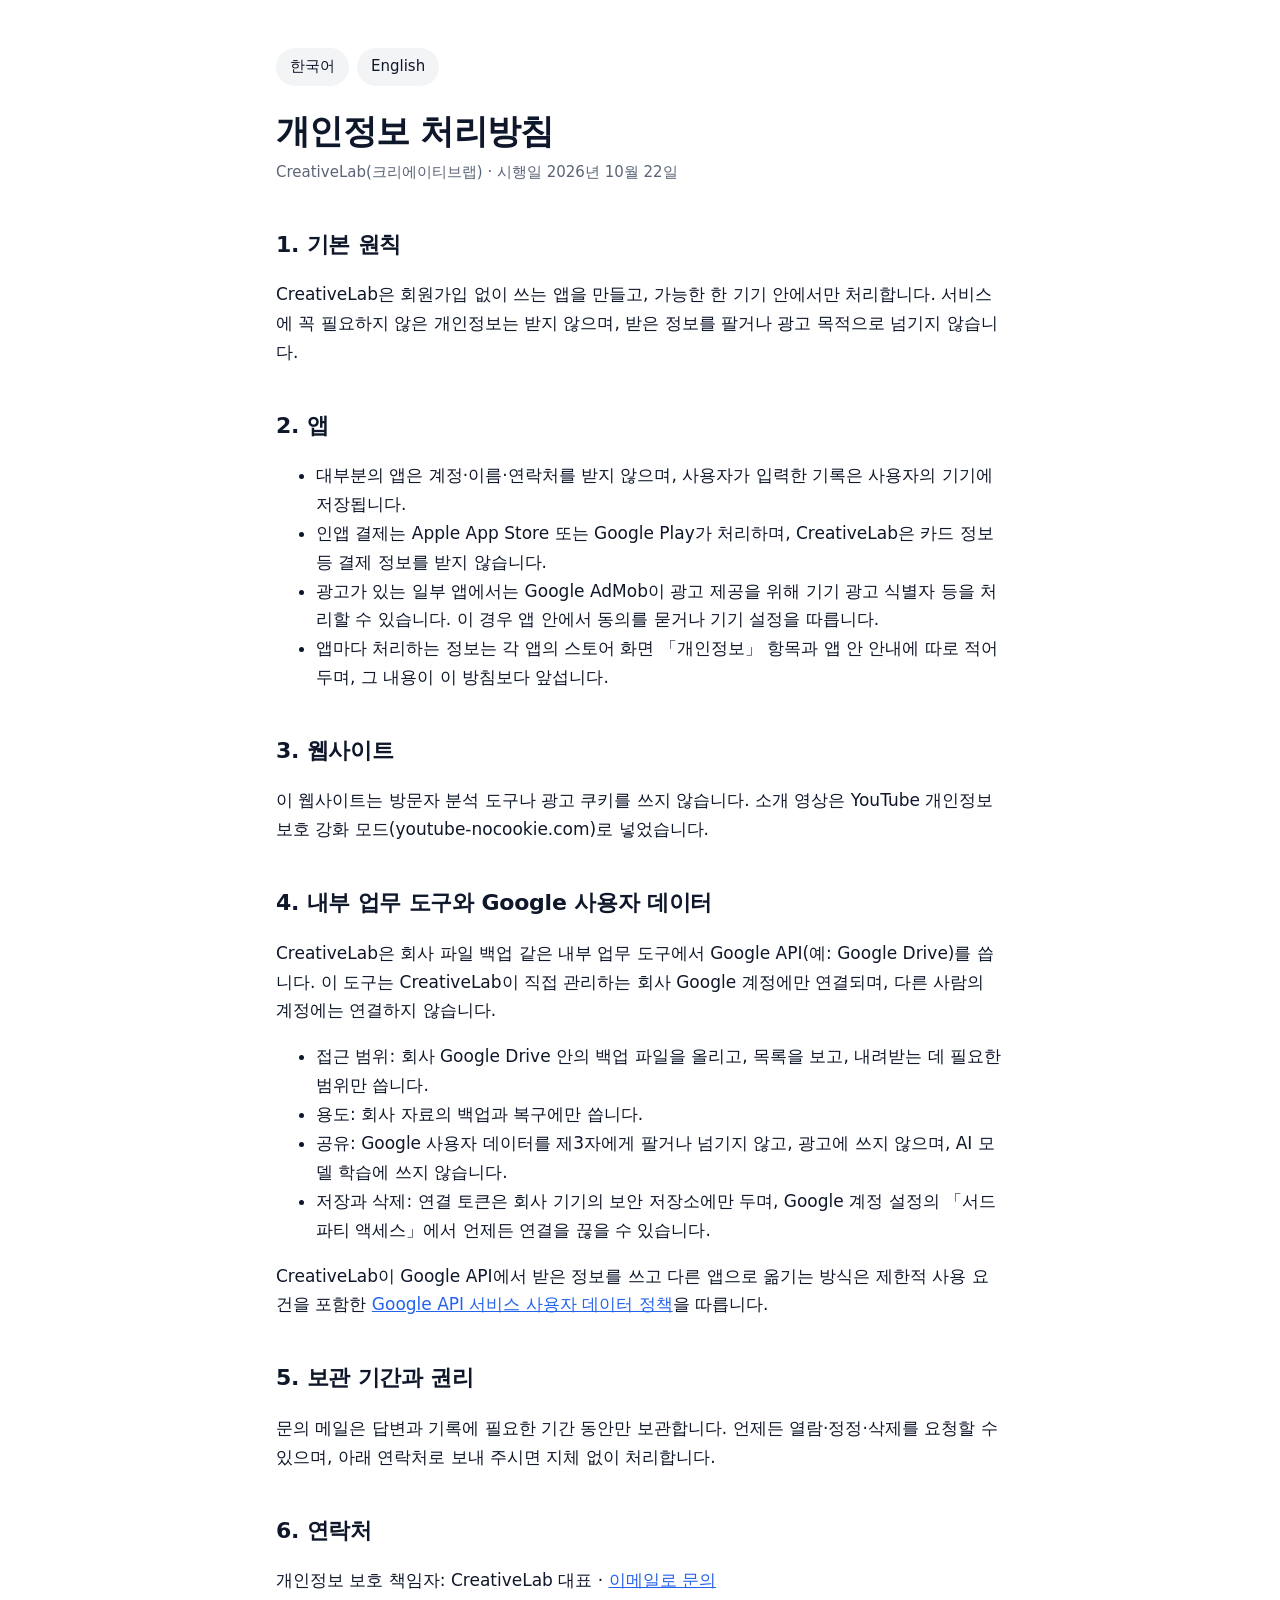
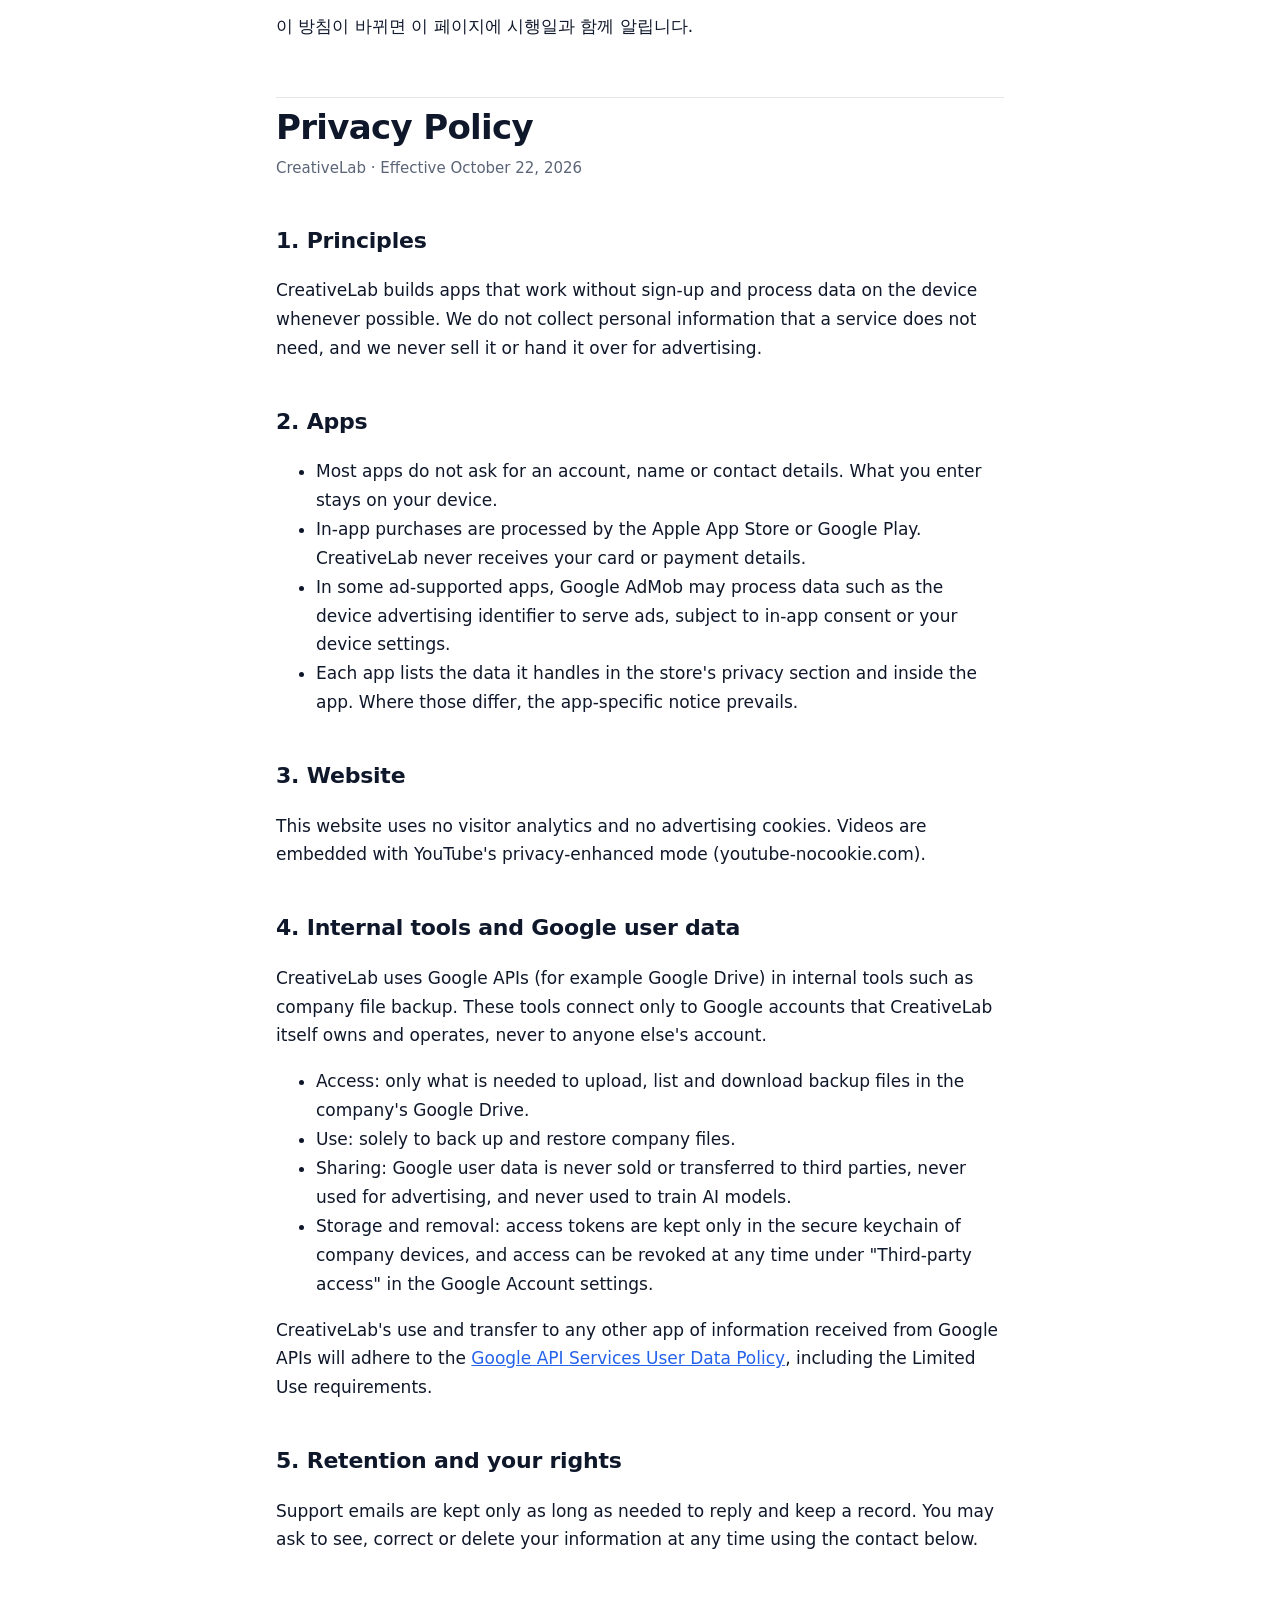
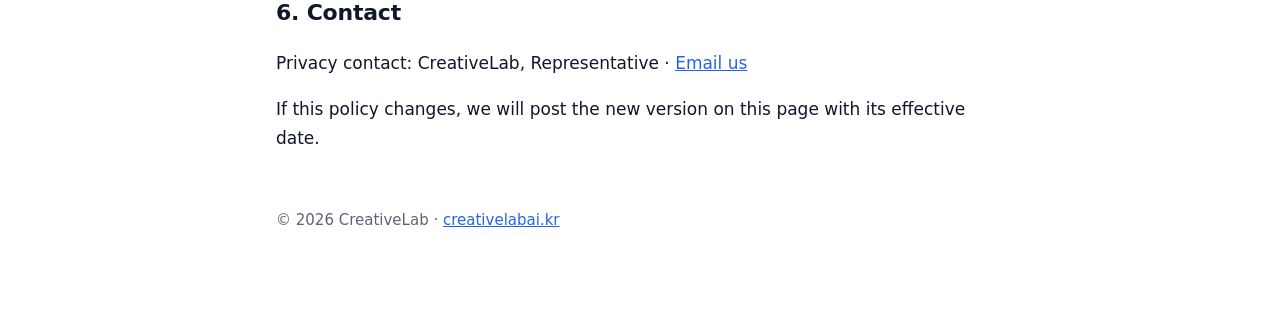
<file: privacy.html>
<!DOCTYPE html>
<html lang="ko">
<head>
    <meta charset="UTF-8">
    <meta name="viewport" content="width=device-width, initial-scale=1.0">
    <title>개인정보 처리방침 · CreativeLab</title>
    <meta name="description" content="CreativeLab 개인정보 처리방침 / Privacy Policy">
    <link rel="icon" href="assets/brand/symbol.svg" type="image/svg+xml">
    <style>
        :root { --ink: #0F172A; --sub: #5B6577; --line: #E5E7EB; --bg: #FFFFFF; --soft: #F3F4F6; --accent: #2563EB; }
        * { box-sizing: border-box; }
        body { margin: 0; background: var(--bg); color: var(--ink); font-family: -apple-system, BlinkMacSystemFont, "Apple SD Gothic Neo", "Pretendard", system-ui, sans-serif; font-size: 17px; line-height: 1.7; }
        main { max-width: 760px; margin: 0 auto; padding: 48px 16px 80px; }
        h1 { font-size: 34px; line-height: 1.25; margin: 0 0 8px; letter-spacing: -0.02em; }
        h2 { font-size: 22px; margin: 40px 0 8px; letter-spacing: -0.01em; }
        p, li { color: var(--ink); }
        .meta { color: var(--sub); font-size: 15px; margin: 0 0 32px; }
        .lang { display: flex; gap: 8px; margin: 0 0 24px; }
        .lang a { font-size: 15px; padding: 6px 14px; border-radius: 999px; background: var(--soft); color: var(--ink); text-decoration: none; }
        a { color: var(--accent); }
        section + section { border-top: 1px solid var(--line); margin-top: 56px; padding-top: 8px; }
        footer { color: var(--sub); font-size: 15px; margin-top: 56px; }
    </style>
</head>
<body>
<main>
    <nav class="lang" aria-label="언어 / Language"><a href="#ko">한국어</a><a href="#en">English</a></nav>

    <section id="ko" lang="ko">
        <h1>개인정보 처리방침</h1>
        <p class="meta">CreativeLab(크리에이티브랩) · 시행일 2026년 10월 22일</p>

        <h2>1. 기본 원칙</h2>
        <p>CreativeLab은 회원가입 없이 쓰는 앱을 만들고, 가능한 한 기기 안에서만 처리합니다. 서비스에 꼭 필요하지 않은 개인정보는 받지 않으며, 받은 정보를 팔거나 광고 목적으로 넘기지 않습니다.</p>

        <h2>2. 앱</h2>
        <ul>
            <li>대부분의 앱은 계정·이름·연락처를 받지 않으며, 사용자가 입력한 기록은 사용자의 기기에 저장됩니다.</li>
            <li>인앱 결제는 Apple App Store 또는 Google Play가 처리하며, CreativeLab은 카드 정보 등 결제 정보를 받지 않습니다.</li>
            <li>광고가 있는 일부 앱에서는 Google AdMob이 광고 제공을 위해 기기 광고 식별자 등을 처리할 수 있습니다. 이 경우 앱 안에서 동의를 묻거나 기기 설정을 따릅니다.</li>
            <li>앱마다 처리하는 정보는 각 앱의 스토어 화면 「개인정보」 항목과 앱 안 안내에 따로 적어 두며, 그 내용이 이 방침보다 앞섭니다.</li>
        </ul>

        <h2>3. 웹사이트</h2>
        <p>이 웹사이트는 방문자 분석 도구나 광고 쿠키를 쓰지 않습니다. 소개 영상은 YouTube 개인정보 보호 강화 모드(youtube-nocookie.com)로 넣었습니다.</p>

        <h2>4. 내부 업무 도구와 Google 사용자 데이터</h2>
        <p>CreativeLab은 회사 파일 백업 같은 내부 업무 도구에서 Google API(예: Google Drive)를 씁니다. 이 도구는 CreativeLab이 직접 관리하는 회사 Google 계정에만 연결되며, 다른 사람의 계정에는 연결하지 않습니다.</p>
        <ul>
            <li>접근 범위: 회사 Google Drive 안의 백업 파일을 올리고, 목록을 보고, 내려받는 데 필요한 범위만 씁니다.</li>
            <li>용도: 회사 자료의 백업과 복구에만 씁니다.</li>
            <li>공유: Google 사용자 데이터를 제3자에게 팔거나 넘기지 않고, 광고에 쓰지 않으며, AI 모델 학습에 쓰지 않습니다.</li>
            <li>저장과 삭제: 연결 토큰은 회사 기기의 보안 저장소에만 두며, Google 계정 설정의 「서드 파티 액세스」에서 언제든 연결을 끊을 수 있습니다.</li>
        </ul>
        <p>CreativeLab이 Google API에서 받은 정보를 쓰고 다른 앱으로 옮기는 방식은 제한적 사용 요건을 포함한 <a href="https://developers.google.com/terms/api-services-user-data-policy" target="_blank" rel="noopener noreferrer">Google API 서비스 사용자 데이터 정책</a>을 따릅니다.</p>

        <h2>5. 보관 기간과 권리</h2>
        <p>문의 메일은 답변과 기록에 필요한 기간 동안만 보관합니다. 언제든 열람·정정·삭제를 요청할 수 있으며, 아래 연락처로 보내 주시면 지체 없이 처리합니다.</p>

        <h2>6. 연락처</h2>
        <p>개인정보 보호 책임자: CreativeLab 대표 · <a class="contact" href="#" data-subject="개인정보 문의">이메일로 문의</a></p>
        <p>이 방침이 바뀌면 이 페이지에 시행일과 함께 알립니다.</p>
    </section>

    <section id="en" lang="en">
        <h1>Privacy Policy</h1>
        <p class="meta">CreativeLab · Effective October 22, 2026</p>

        <h2>1. Principles</h2>
        <p>CreativeLab builds apps that work without sign-up and process data on the device whenever possible. We do not collect personal information that a service does not need, and we never sell it or hand it over for advertising.</p>

        <h2>2. Apps</h2>
        <ul>
            <li>Most apps do not ask for an account, name or contact details. What you enter stays on your device.</li>
            <li>In-app purchases are processed by the Apple App Store or Google Play. CreativeLab never receives your card or payment details.</li>
            <li>In some ad-supported apps, Google AdMob may process data such as the device advertising identifier to serve ads, subject to in-app consent or your device settings.</li>
            <li>Each app lists the data it handles in the store's privacy section and inside the app. Where those differ, the app-specific notice prevails.</li>
        </ul>

        <h2>3. Website</h2>
        <p>This website uses no visitor analytics and no advertising cookies. Videos are embedded with YouTube's privacy-enhanced mode (youtube-nocookie.com).</p>

        <h2>4. Internal tools and Google user data</h2>
        <p>CreativeLab uses Google APIs (for example Google Drive) in internal tools such as company file backup. These tools connect only to Google accounts that CreativeLab itself owns and operates, never to anyone else's account.</p>
        <ul>
            <li>Access: only what is needed to upload, list and download backup files in the company's Google Drive.</li>
            <li>Use: solely to back up and restore company files.</li>
            <li>Sharing: Google user data is never sold or transferred to third parties, never used for advertising, and never used to train AI models.</li>
            <li>Storage and removal: access tokens are kept only in the secure keychain of company devices, and access can be revoked at any time under "Third-party access" in the Google Account settings.</li>
        </ul>
        <p>CreativeLab's use and transfer to any other app of information received from Google APIs will adhere to the <a href="https://developers.google.com/terms/api-services-user-data-policy" target="_blank" rel="noopener noreferrer">Google API Services User Data Policy</a>, including the Limited Use requirements.</p>

        <h2>5. Retention and your rights</h2>
        <p>Support emails are kept only as long as needed to reply and keep a record. You may ask to see, correct or delete your information at any time using the contact below.</p>

        <h2>6. Contact</h2>
        <p>Privacy contact: CreativeLab, Representative · <a class="contact" href="#" data-subject="Privacy inquiry">Email us</a></p>
        <p>If this policy changes, we will post the new version on this page with its effective date.</p>
    </section>

    <footer>&copy; 2026 CreativeLab · <a href="./">creativelabai.kr</a></footer>
</main>
<script>
    // 주소를 글자로 두지 않고 실행 중에 href 만 채운다(홈페이지 바닥글과 같은 방식)
    (function () {
        var addr = ['creativelab.choi', 'gmail.com'].join('@');
        document.querySelectorAll('a.contact').forEach(function (a) {
            a.href = 'mailto:' + addr + '?subject=' + encodeURIComponent(a.dataset.subject || '');
        });
    })();
</script>
</body>
</html>
</file>
